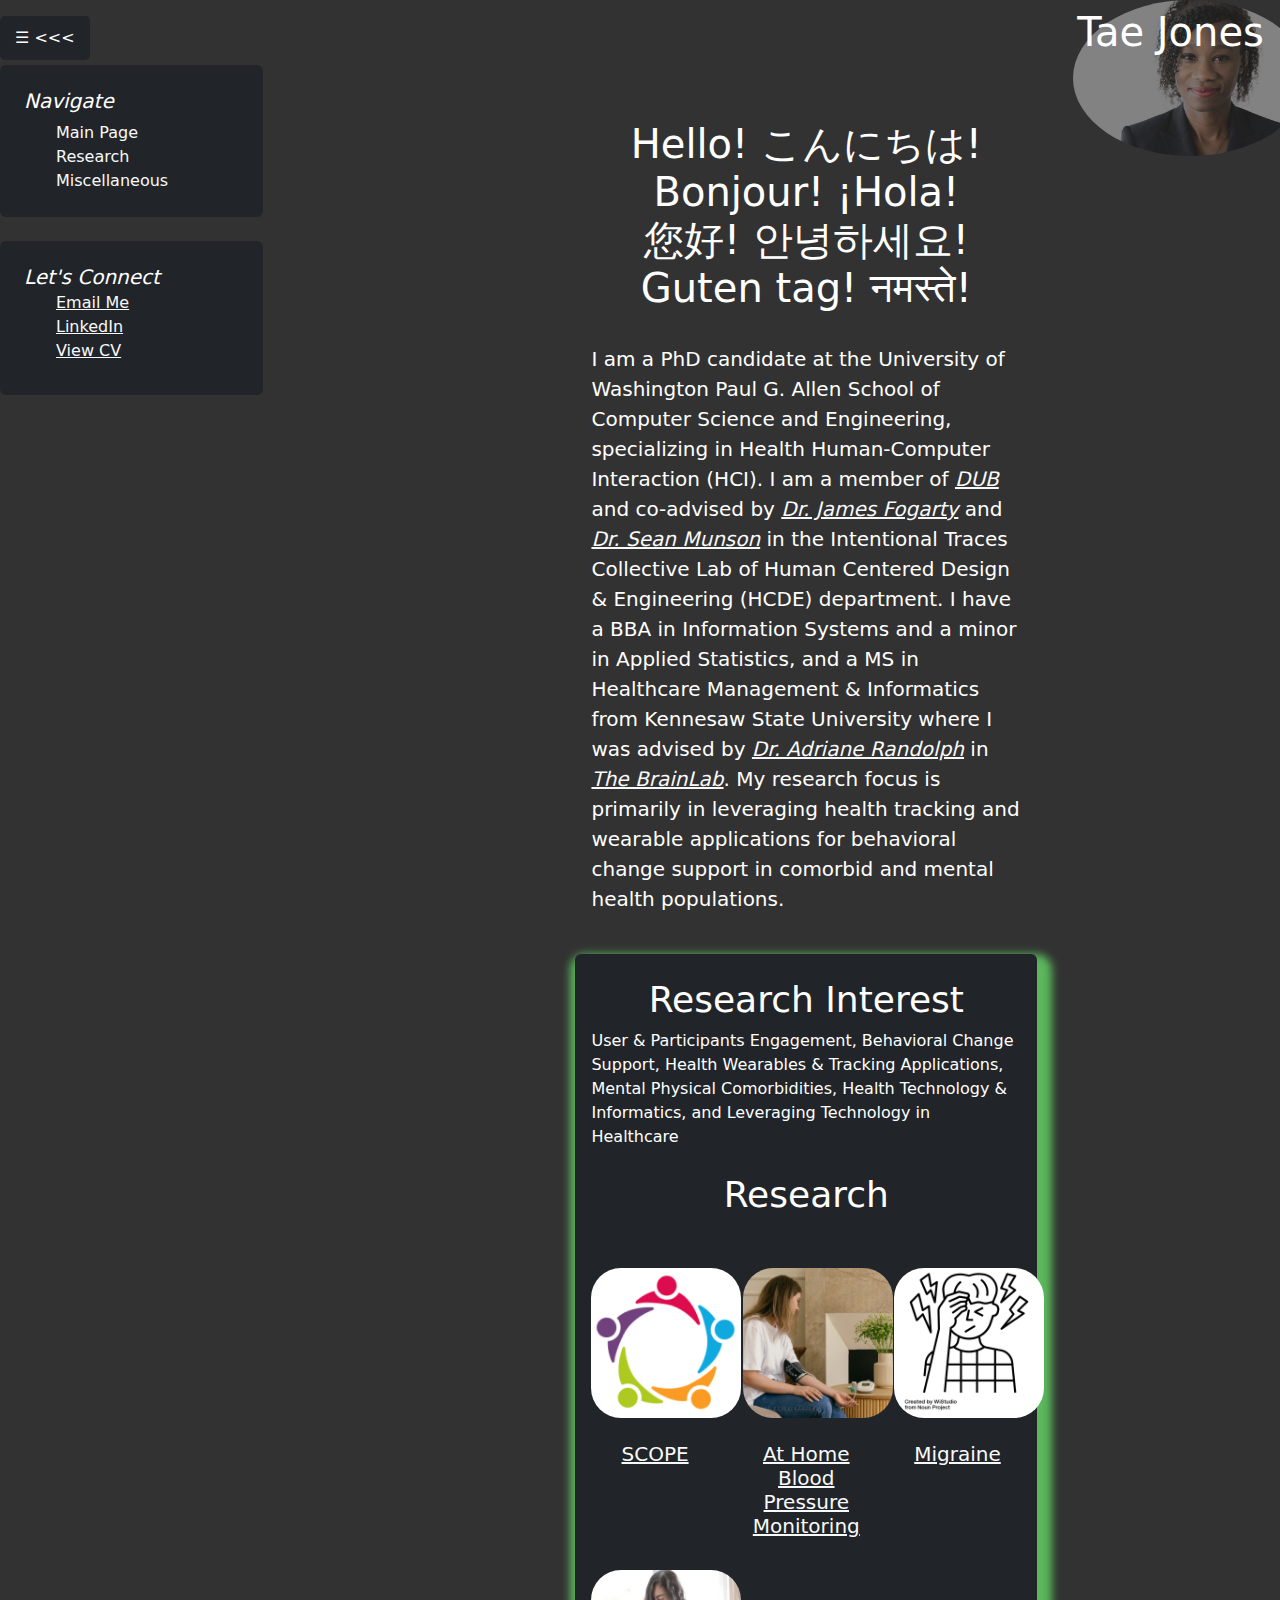
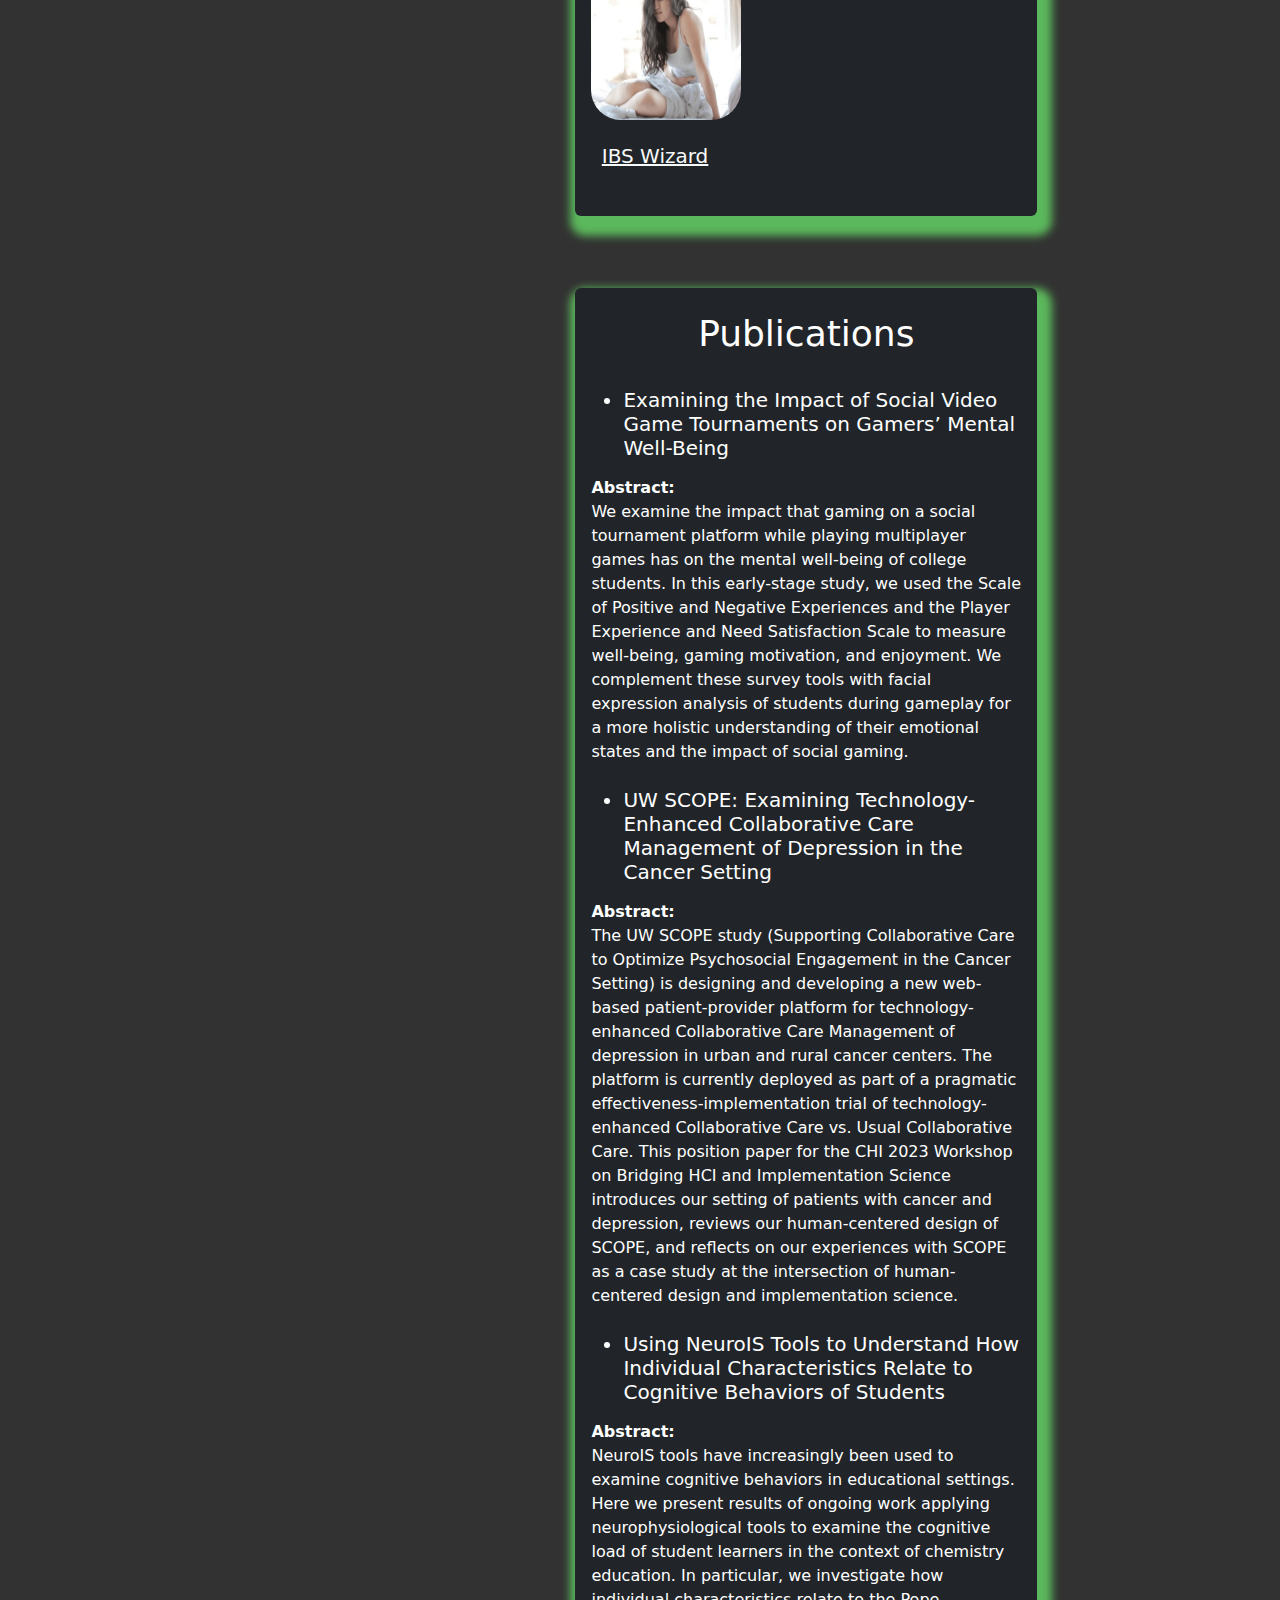
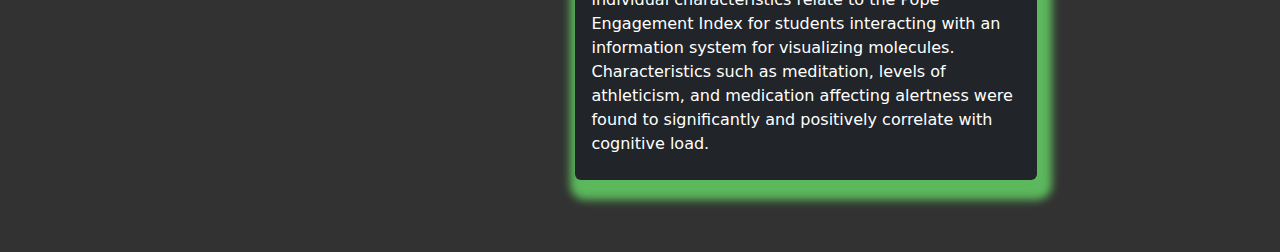
<file: index.html>
<!doctype html>
  <html lang="en" class="h-100">
    <meta name="viewport" content="width=device-width, initial-scale=1">
    <head>
      <meta charset="utf-8">
      <meta name="viewport" content="width=device-width, initial-scale=1">
      <meta name="description" content="">
      <meta name="author" content="Mark Otto, Jacob Thornton, and Bootstrap contributors">
      <meta name="generator" content="Hugo 0.83.1">
      <title>Tae Jones Research</title>

      <link rel="canonical" href="https://getbootstrap.com/docs/5.0/examples/cover/">

    
      <!-- Bootstrap core CSS -->
      <link href="../assets/dist/css/bootstrap.min.css" rel="stylesheet">

      <style>
        .bd-placeholder-img {
          font-size: 1.125rem;
          text-anchor: middle;
          -webkit-user-select: none;
          -moz-user-select: none;
          user-select: none;
        }
        ul.a {
          list-style-type: circle;
        }
        @media (min-width: 768px) {
          .bd-placeholder-img-lg {
            font-size: 3.5rem;
          }
        }

  ﻿ .sidebar {
  height: 100%;
  width: 0;
  position: fixed;
  z-index: 1;
  top: 0;
  left: 0;
  background-color: #0;
  overflow-x: hidden;
  transition: 0.5s;
  padding-top: 65px;
  display: none;
}

.sidebar a {
  padding: 8px 8px 8px 32px;
  text-decoration: none;
  font-size: 16px;
  color: #818181;
  display: block;
  transition: 0.3s;
}

.sidebar a:hover {
  color: #0B8043;
}

.sidebar .closebtn {
  position: absolute;
  top: 0;
  right: 25px;
  font-size: 36px;
  margin-left: 50px;
}

.openbtn {
  position: fixed;
  <!-- font-size: 20px; -->
  cursor: pointer;
  background-color: #212529;
  color: white;
  padding: 10px 15px;
  border: none;
  z-index: 1;
  <!-- right: 0; -->
  top: 0;
  border-radius: 5px;
}

.openbtn:hover {
  background-color: #0B8043;
}

#main {
  transition: margin-left 1.0s;
  padding: 16px;
}
	      
.no_scroll::-webkit-scrollbar {
  display: none;
}

.no_scroll {
  -ms-overflow-style: none;  /* IE and Edge */
  scrollbar-width: none;  /* Firefox */
}
/* On smaller screens, where height is less than 450px, change the style of the sidenav (less padding and a smaller font size) */
@media screen and (max-height: 450px) {
  .sidebar {padding-top: 15px;}
  .sidebar a {font-size: 18px;}
}
      </style>

      <!-- Java-->
      <script src="button.js"></script>
      <script src="menu.js"></script>
      
      <!-- Custom styles for this template -->
      <link href="cover.css" rel="stylesheet">
    </head>
    
    <body max-width="300px" class="d-flex h-100 text-white post">
	
﻿	﻿<div id="mySidebar" class="sidebar">
				
		<div class="container-fluid">
			<div class="row">
				<div class="col-md-4 p-4 w-75 bg-dark rounded">
					<h5 class="fst-italic">Navigate</h5>
					<a href="https://taetertot.github.io/index.html"class="link-light" style="display: inline; text-decoration:none">Main Page</a><br>
					<a href="https://taetertot.github.io/research.html"class="link-light" style="display: inline; text-decoration:none">Research</a><br>
					<a href="https://taetertot.github.io/miscellaneous.html"class="link-light" style="display: inline; text-decoration:none">Miscellaneous</a><br>
				</div> 
			</div>
			<br>
			<div class="row">
				<div class="col-md-4 p-4 w-75 bg-dark rounded">
					<h5 class="fst-italic" style="display: inline">Let's Connect</h5>
					<ol class="list-unstyled mb-0">
						<a href="mailto:taejones@cs.washington.edu" class="link-light" target="_blank" style="display: inline"><u>Email Me</u></a><br>
						<a href="http://www.linkedin.com/in/tae-jones" class="link-light" style="display: inline"><u>LinkedIn</u></a><br>
						<a href="Documents/Tae_Jones'_CV.pdf" class="link-light" style="display: inline"><u>View CV</u></a>
												
						<div style="line-height:50%;"><br></div> <!-- make a smaller gap between button and previous lines-->
					
						     <!-- Google Calendar Appointment Scheduling begin -->
						    <link href="https://calendar.google.com/calendar/scheduling-button-script.css" rel="stylesheet">
						    <script src="https://calendar.google.com/calendar/scheduling-button-script.js" async></script>
						    <script>
						    (function() {
						      var target = document.currentScript;
						      window.addEventListener('load', function() {
							calendar.schedulingButton.load({
							  url: 'https://calendar.google.com/calendar/appointments/schedules/AcZssZ0nxw-f8qrIcLH3oVHLmMwtr7Dsz7um2pP8TL8I36CczVeiz94qjv4DlhAzLdKer6T4VI3dxdRV?gv=true',
							  color: '#0B8043',
							  label: "Schedule to meet",
							  target,
							});
						      });
						    })();
						    </script>
						    <!-- end Google Calendar Appointment Scheduling -->
					</ol>
				</div> 
			</div>
		</div>
	</div>
		
	<div id="main">
	  <button class="openbtn" onclick="openCloseNav()" id="closeMenu" style="left:0">☰ &lt;&lt;&lt; </button>
	  <button class="openbtn" onclick="openCloseNav()" id="openMenu" style="left:0">☰ &gt;&gt;&gt; </button>
	</div>
	      
 <!-- class="container-fluid" -->
    <div max-width="300px">
      <div max-width="300px" class="row">
        
        <div class="col-xs- col-md-3">
          <div class="container-fluid">
            
            <div class="row-mb-6 empty">
              <div class="col-md-2">
            <!-- blank space -->
                &nbsp;
              </div>  
            </div>
     
          </div>  
        </div>
        
        <div class="col-xs-6 col-md-6"> <!-- Center -->
          <br>
          <br>
          <br>
          <br>
          <div class="row"> <!--- Intro -->
              <div class="col-md-">
                <main class="px-3 post rounded" >
                  <br>
                  <h1 class="text-center">Hello! こんにちは! Bonjour! ¡Hola! <br> 您好! 안녕하세요! Guten tag! नमस्ते!</h1>
                  <br>
                  <p class="lead"><b>
                   I am a PhD candidate at the University of Washington Paul G. Allen School of Computer Science and Engineering, specializing 
	           in Health Human-Computer Interaction (HCI). I am a member of <a href="https://dub.washington.edu/" class="link-light"> <i>DUB</i></a> and 
                    co-advised by <a href="https://homes.cs.washington.edu/~jfogarty/" class="link-light"><i>Dr. James Fogarty</i></a> and 
                    <a href="https://www.smunson.com" class="link-light"><i>Dr. Sean Munson</i></a> in the Intentional Traces Collective Lab of 
                    Human Centered Design & Engineering (HCDE) department. 
                    I have a BBA in Information Systems and a minor in Applied Statistics, and a MS in Healthcare Management & Informatics from
                    Kennesaw State University where I was advised by 
                    <a href="https://facultyweb.kennesaw.edu/arandol3/index.php" class="link-light"><i>Dr. Adriane Randolph</i></a> in 
                    <a href="https://www.kennesaw.edu/coles/academics/information-systems-security/labs/brainlab/" class="link-light"><i>The BrainLab</i></a>. 
                    My research focus is primarily in leveraging health tracking and wearable applications for behavioral change 
                    support in comorbid and mental health populations.
                  </b>  
                 <br>
               </main> 
              </div>
          </div>  
          <br>
          <div class="row">
            <div class="col-md-">
              <main class="rounded px-3 bg-dark box-shadow-green rounded">
                   <article class="blog-post">
	       	   <br>		   
			<h2 class="blog-post-title text-center">Research Interest </h2>
			User &amp; Participants Engagement, Behavioral Change Support, Health Wearables &amp; Tracking Applications,
			Mental Physical Comorbidities, Health Technology &amp; Informatics, and Leveraging Technology in Healthcare
		   <br>
		   <br>
                      <h2 class="blog-post-title text-center">Research</h2>
                       <p>
                        <br>
                        <div class="row text-center"> <!--,view zoom">-->
                          <div class="col-md-4 ">
                             <a href="research.html#SCOPE" class="link-light">
                               <img class="icon-img" src="/Images/SCOPE.jpg" alt="SCOPE">
                               <br>
                               <br>
                               <h5>SCOPE</h5>
                             </a>
                           </div>
                           <div class="col-md-4">
                              <a href="research.html#BP" class="link-light">
                               <img class="icon-img" src="/Images/BP.jpg" alt="BP">
                               <br>
                               <br>
                               <h5>At Home Blood Pressure Monitoring</h5>
                              </a>
                           </div>	
                           <div class="col-md-4">
                               <a href="research.html#Migraine" class="link-light">
                                 <img class="icon-img" src="/Images/Migraine.jpg" alt="Migraine">
                                 <br>
                                 <br>
                                 <center><h5>Migraine</h5></center>
                               </a>
                           </div>
			</div>
                     <br>
                     <div class="row text-center">
                       <div class="col-md-4">
                           <a href="research.html#IBS" class="link-light">
                             <img class="icon-img" src="/Images/IBS.jpg" alt="IBS">
                             <br>
                             <br>
                             <center><h5>IBS Wizard</h5></center>
                           </a>
                       </div>
                     </div>
                       </p>
                     <br>
			
                 </article>
               </main>
            </div>
          </div> 
          <br>
          <br>
          <br>
          <div class="row">
            <div class="col-md-">
              <main class="rounded px-3 bg-dark box-shadow-green rounded">
                   <article class="blog-post">
                     <br>
                      <h2 class="blog-post-title text-center "> Publications</h2>
                      <br>
                      <h5 class="blog-post-title text-start "><ul><li>Examining the Impact of Social Video Game Tournaments on Gamers’ Mental Well-Being</li></ul></h5>
                      <b>Abstract:</b>
                      <br>We examine the impact that gaming on a social tournament platform while playing multiplayer games has on the mental well-being of college 
                      students. In this early-stage study, we used the Scale of Positive and Negative Experiences and the Player Experience and Need Satisfaction 
                      Scale to measure well-being, gaming motivation, and enjoyment. We complement these survey tools with facial expression analysis of students 
                      during gameplay for a more holistic understanding of their emotional states and the impact of social gaming.
                      <br>
                      <br> 
                      <h5 class="blog-post-title text-start "><ul><li>UW SCOPE: Examining Technology-Enhanced Collaborative Care Management of Depression in the Cancer Setting</li></ul></h5>
                      <b>Abstract:</b>
                      <br>The UW SCOPE study (Supporting Collaborative Care to Optimize Psychosocial Engagement in the Cancer Setting) is designing and developing a 
                      new web-based patient-provider platform for technology-enhanced Collaborative Care Management of depression in urban and rural cancer centers. 
                      The platform is currently deployed as part of a pragmatic effectiveness-implementation trial of technology-enhanced Collaborative Care vs. 
                      Usual Collaborative Care. This position paper for the CHI 2023 Workshop on Bridging HCI and Implementation Science introduces our setting 
                      of patients with cancer and depression, reviews our human-centered design of SCOPE, and reflects on our experiences with SCOPE as a case 
                      study at the intersection of human-centered design and implementation science. 
                      <br>
                      <br><h5 class="blog-post-title text-start "><ul><li>Using NeuroIS Tools to Understand How Individual Characteristics Relate to Cognitive Behaviors of Students</li></ul></h5>
                      <b>Abstract:</b>
                      <br>NeuroIS tools have increasingly been used to examine cognitive behaviors in educational settings. Here we present results of ongoing 
                      work applying neurophysiological tools to examine the cognitive load of student learners in the context of chemistry education. In 
                      particular, we investigate how individual characteristics relate to the Pope Engagement Index for students interacting with an 
                      information system for visualizing molecules. Characteristics such as meditation, levels of athleticism, and medication affecting 
                      alertness were found to significantly and positively correlate with cognitive load.                  
                    <br>
                    <br>
                 </article>
               </main>
            </div>
          </div> 
          <br>
          <br>
          <br>
        </div>
        
        <div class="col-xs-3 col-md-3"> <!--Right side -->
         <div class="container-fluid">
          
           <div class="row">
            
            <div class="col-md- hold"> <!-- My photo -->
              <img src="/Images/tae_professional.jpg" alt="Me!" class="rounded-circle opacity-2 photo-img">
               <div class="top-right"><h1>Tae Jones</h1></div>
            </div>
            
          </div>
          <div class="row">
            
            <div class="col-md- w-2 h-2"> <!-- Auto up button -->
             <div class="arrow" id="btn-back-to-top" href="#" role="button" title="Return to top of page" data-toggle="tooltip" 
                     data-placement="left"><img class="img-responsive" src="/Images/up-arrow.png" alt="To Top"></div>

            </div>
          </div>  
         
           </div>
        </div>
        
      </div>
    </div> 
  
        <!-- Footer -->
        <footer class="mt-auto text-white-50">
          <div class="w-2 h-2">
             <!--IBS by LAFS from <a href="https://thenounproject.com/browse/icons/term/diarrhea/" target="_blank" title="diarrhea Icons">Noun Project</a> (CC BY 3.0)
            <br> Headache by WiStudio from <a href="https://thenounproject.com/browse/icons/term/headache/" target="_blank" title="Headache Icons">Noun Project</a> (CC BY 3.0)
            Blood Pressure by Amethyst Studio from <a href="https://thenounproject.com/browse/icons/term/blood-pressure/" target="_blank" title="Blood Pressure Icons">Noun Project</a> (CC BY 3.0)
          Cancer Mental Health by Vectorstall from <a href="https://thenounproject.com/browse/icons/term/cancer/" target="_blank" title="cancer Icons">Noun Project</a> (CC BY 3.0)
          --></div> 
        </footer>

    </body>
  </html>
</file>
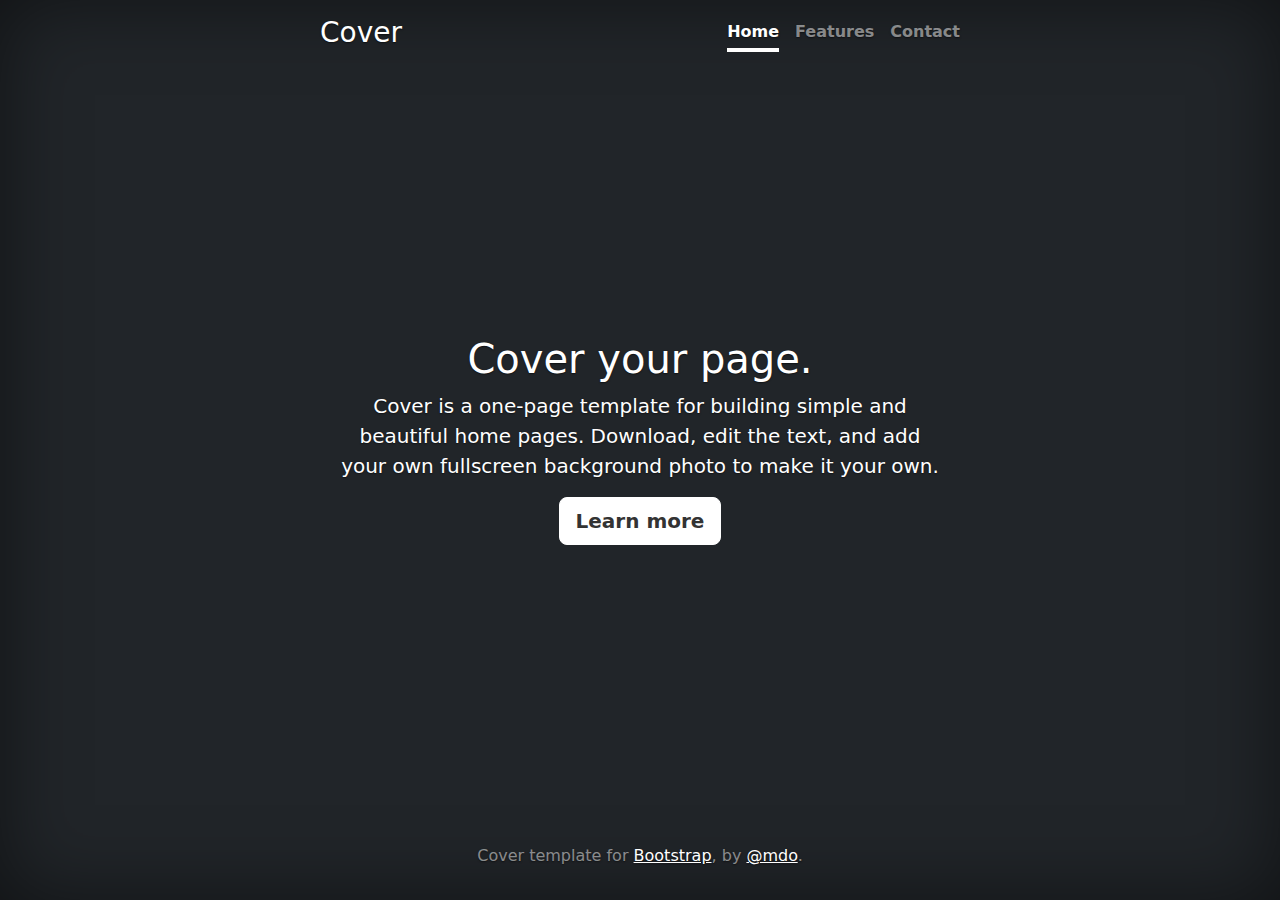
<file: cover/index.html>
<!doctype html>
<html lang="en" class="h-100">
  <head>
    <meta charset="utf-8">
    <meta name="viewport" content="width=device-width, initial-scale=1">
    <meta name="description" content="">
    <meta name="author" content="Mark Otto, Jacob Thornton, and Bootstrap contributors">
    <meta name="generator" content="Hugo 0.83.1">
    <title>Cover Template · Bootstrap v5.0</title>

    <link rel="canonical" href="https://getbootstrap.com/docs/5.0/examples/cover/">

    

    <!-- Bootstrap core CSS -->
<link href="../assets/dist/css/bootstrap.min.css" rel="stylesheet">

    <style>
      .bd-placeholder-img {
        font-size: 1.125rem;
        text-anchor: middle;
        -webkit-user-select: none;
        -moz-user-select: none;
        user-select: none;
      }

      @media (min-width: 768px) {
        .bd-placeholder-img-lg {
          font-size: 3.5rem;
        }
      }
    </style>

    
    <!-- Custom styles for this template -->
    <link href="cover.css" rel="stylesheet">
  </head>
  <body class="d-flex h-100 text-center text-white bg-dark">
    
<div class="cover-container d-flex w-100 h-100 p-3 mx-auto flex-column">
  <header class="mb-auto">
    <div>
      <h3 class="float-md-start mb-0">Cover</h3>
      <nav class="nav nav-masthead justify-content-center float-md-end">
        <a class="nav-link active" aria-current="page" href="#">Home</a>
        <a class="nav-link" href="#">Features</a>
        <a class="nav-link" href="#">Contact</a>
      </nav>
    </div>
  </header>

  <main class="px-3">
    <h1>Cover your page.</h1>
    <p class="lead">Cover is a one-page template for building simple and beautiful home pages. Download, edit the text, and add your own fullscreen background photo to make it your own.</p>
    <p class="lead">
      <a href="#" class="btn btn-lg btn-secondary fw-bold border-white bg-white">Learn more</a>
    </p>
  </main>

  <footer class="mt-auto text-white-50">
    <p>Cover template for <a href="https://getbootstrap.com/" class="text-white">Bootstrap</a>, by <a href="https://twitter.com/mdo" class="text-white">@mdo</a>.</p>
  </footer>
</div>


    
  </body>
</html>
</file>
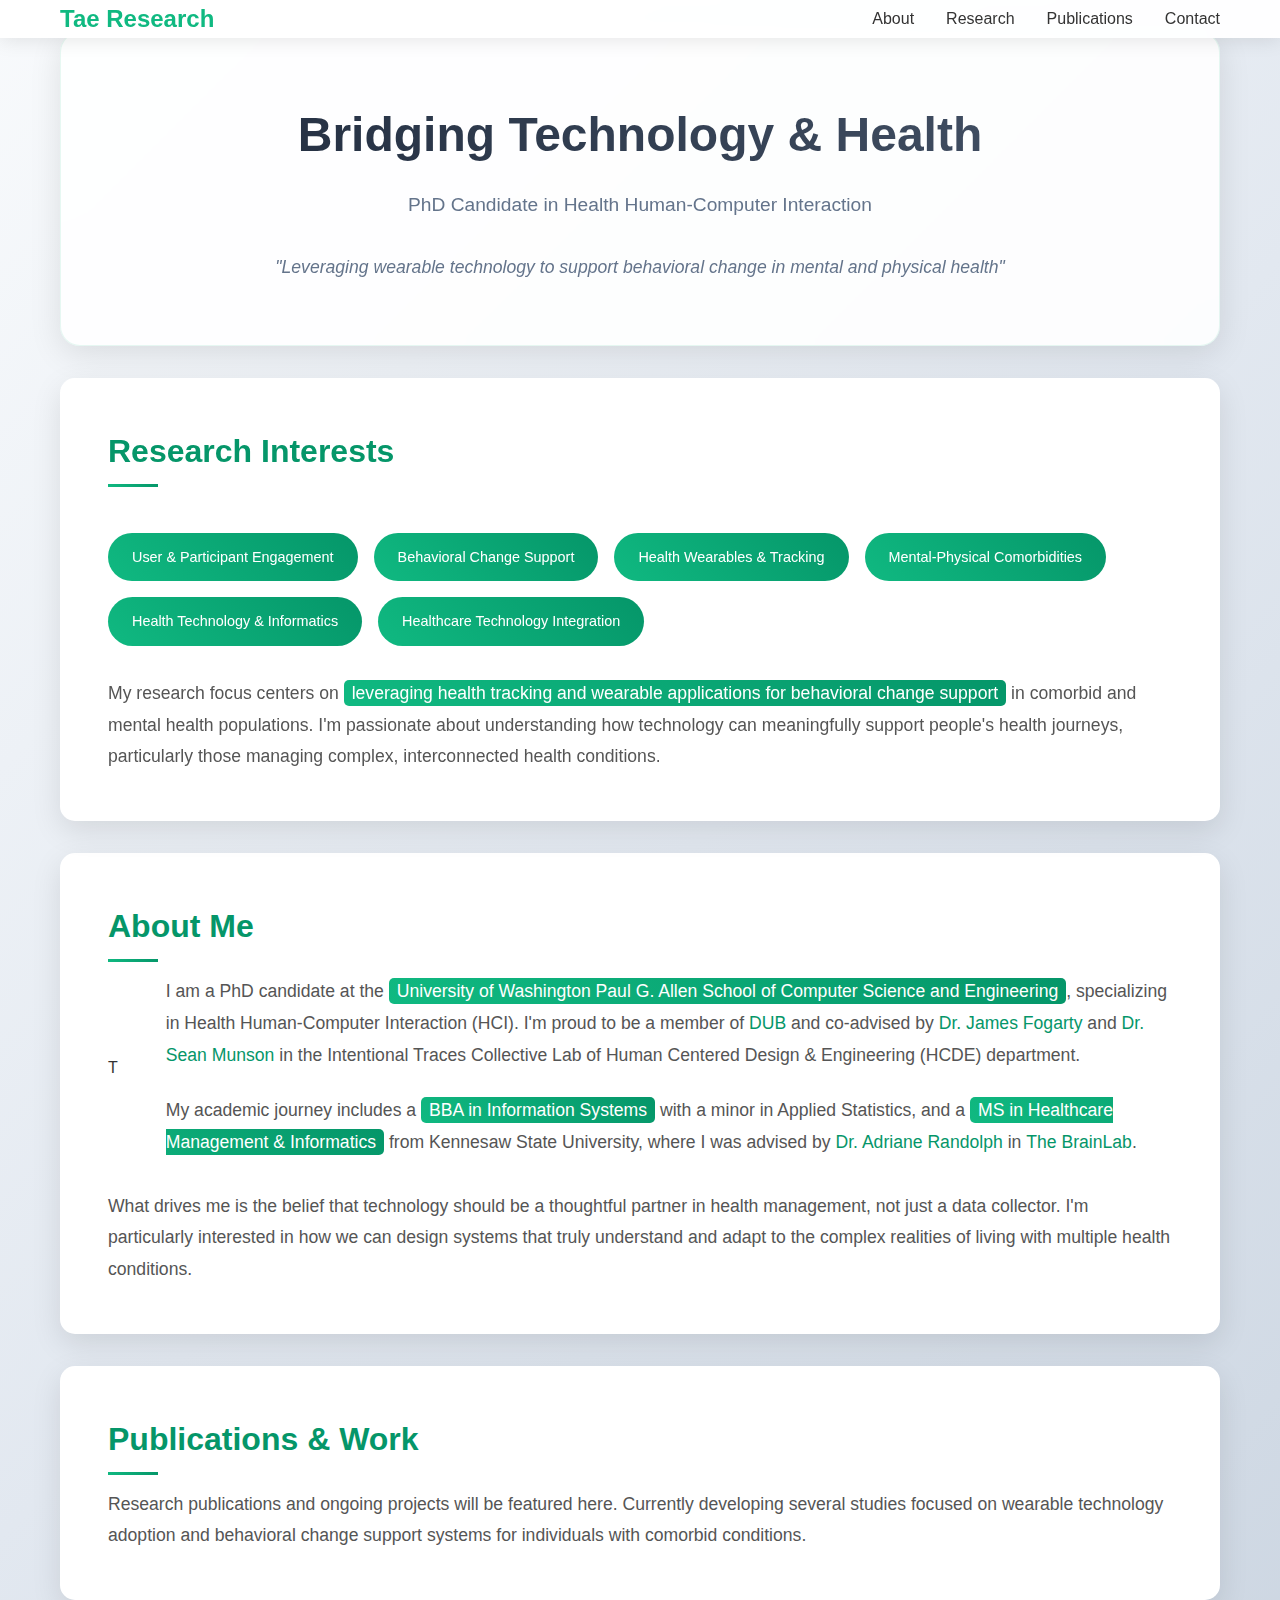
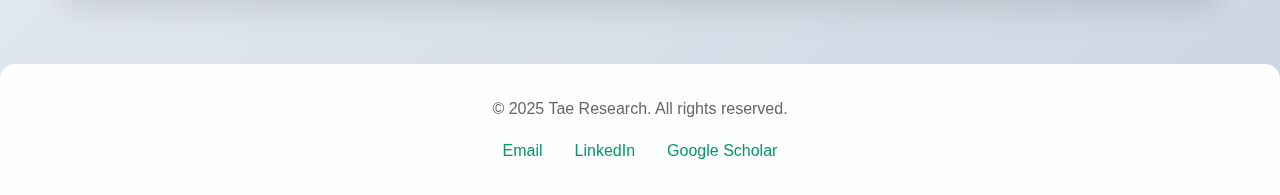
<file: homepage.html>
<!DOCTYPE html>
<html lang="en">
<head>
    <meta charset="UTF-8">
    <meta name="viewport" content="width=device-width, initial-scale=1.0">
    <title>Tae Research - Health HCI Researcher</title>
    <style>
        * {
            margin: 0;
            padding: 0;
            box-sizing: border-box;
        }

        body {
            font-family: 'Segoe UI', Tahoma, Geneva, Verdana, sans-serif;
            line-height: 1.6;
            color: #333;
            background: linear-gradient(135deg, #f8fafc 0%, #e2e8f0 50%, #cbd5e1 100%);
            min-height: 100vh;
        }

        .container {
            max-width: 1200px;
            margin: 0 auto;
            padding: 0 20px;
        }

        /* Header */
        header {
            background: rgba(255, 255, 255, 0.95);
            backdrop-filter: blur(10px);
            position: fixed;
            width: 100%;
            top: 0;
            z-index: 1000;
            box-shadow: 0 2px 20px rgba(0, 0, 0, 0.1);
            transition: all 0.3s ease;
        }

        nav {
            display: flex;
            justify-content: space-between;
            align-items: center;
            padding: 1rem 0;
        }

        .logo {
            font-size: 1.5rem;
            font-weight: bold;
            color: #10b981;
            text-decoration: none;
            transition: color 0.3s ease;
        }

        .logo:hover {
            color: #059669;
        }

        .nav-links {
            display: flex;
            list-style: none;
            gap: 2rem;
        }

        .nav-links a {
            text-decoration: none;
            color: #333;
            font-weight: 500;
            transition: color 0.3s ease;
            position: relative;
        }

        .nav-links a:hover {
            color: #10b981;
        }

        .nav-links a::after {
            content: '';
            position: absolute;
            width: 0;
            height: 2px;
            bottom: -5px;
            left: 0;
            background: #10b981;
            transition: width 0.3s ease;
        }

        .nav-links a:hover::after {
            width: 100%;
        }

        /* Main Content */
        main {
            margin-top: 80px;
        }

        /* Hero Section */
        .hero {
            background: rgba(255, 255, 255, 0.9);
            backdrop-filter: blur(10px);
            border-radius: 20px;
            margin: 2rem 0;
            padding: 4rem 2rem;
            text-align: center;
            color: #1e293b;
            box-shadow: 0 8px 32px rgba(0, 0, 0, 0.1);
            border: 1px solid rgba(16, 185, 129, 0.1);
        }

        .hero h1 {
            font-size: 3rem;
            margin-bottom: 1rem;
            font-weight: 700;
            background: linear-gradient(45deg, #1e293b, #475569);
            -webkit-background-clip: text;
            -webkit-text-fill-color: transparent;
            background-clip: text;
        }

        .hero .subtitle {
            font-size: 1.2rem;
            margin-bottom: 2rem;
            color: #64748b;
        }

        .hero .tagline {
            font-size: 1.1rem;
            font-style: italic;
            color: #64748b;
        }

        /* Content Sections */
        .content-section {
            background: white;
            border-radius: 15px;
            margin: 2rem 0;
            padding: 3rem;
            box-shadow: 0 10px 30px rgba(0, 0, 0, 0.1);
            transition: transform 0.3s ease, box-shadow 0.3s ease;
        }

        .content-section:hover {
            transform: translateY(-5px);
            box-shadow: 0 15px 40px rgba(0, 0, 0, 0.15);
        }

        .section-title {
            font-size: 2rem;
            color: #059669;
            margin-bottom: 1.5rem;
            position: relative;
            display: inline-block;
        }

        .section-title::after {
            content: '';
            position: absolute;
            width: 50px;
            height: 3px;
            background: linear-gradient(45deg, #10b981, #059669);
            bottom: -10px;
            left: 0;
        }

        /* Research Interest Cards */
        .research-tags {
            display: flex;
            flex-wrap: wrap;
            gap: 1rem;
            margin: 2rem 0;
        }

        .research-tag {
            background: linear-gradient(45deg, #10b981, #059669);
            color: white;
            padding: 0.8rem 1.5rem;
            border-radius: 25px;
            font-size: 0.9rem;
            font-weight: 500;
            transition: transform 0.3s ease, box-shadow 0.3s ease;
        }

        .research-tag:hover {
            transform: translateY(-2px);
            box-shadow: 0 5px 15px rgba(16, 185, 129, 0.4);
        }

        /* Bio Section */
        .bio-content {
            font-size: 1.1rem;
            line-height: 1.8;
            color: #555;
        }

        .bio-content a {
            color: #059669;
            text-decoration: none;
            font-weight: 500;
            transition: color 0.3s ease;
        }

        .bio-content a:hover {
            color: #047857;
            text-decoration: underline;
        }

        /* Profile Image */
        .profile-section {
            display: flex;
            align-items: center;
            gap: 3rem;
            margin-bottom: 2rem;
        }

        .profile-image {
            width: 200px;
            height: 200px;
            border-radius: 50%;
            object-fit: cover;
            border: 3px solid rgba(16, 185, 129, 0.2);
            box-shadow: 0 10px 30px rgba(0, 0, 0, 0.1);
            transition: transform 0.3s ease, box-shadow 0.3s ease;
        }

        .profile-image:hover {
            transform: scale(1.05);
            box-shadow: 0 15px 40px rgba(16, 185, 129, 0.2);
        }

        @media (max-width: 768px) {
            .profile-section {
                flex-direction: column;
                text-align: center;
                gap: 2rem;
            }
        }

        /* Highlights */
        .highlight {
            background: linear-gradient(45deg, #10b981, #059669);
            color: white;
            padding: 0.2rem 0.5rem;
            border-radius: 5px;
            font-weight: 500;
        }

        /* Footer */
        footer {
            background: rgba(255, 255, 255, 0.95);
            backdrop-filter: blur(10px);
            margin-top: 4rem;
            padding: 2rem 0;
            text-align: center;
            border-radius: 15px 15px 0 0;
        }

        .footer-content {
            color: #666;
        }

        .social-links {
            display: flex;
            justify-content: center;
            gap: 2rem;
            margin-top: 1rem;
        }

        .social-links a {
            color: #059669;
            text-decoration: none;
            font-weight: 500;
            transition: color 0.3s ease;
        }

        .social-links a:hover {
            color: #047857;
        }

        /* Responsive Design */
        @media (max-width: 768px) {
            .nav-links {
                display: none;
            }

            .hero h1 {
                font-size: 2rem;
            }

            .hero .subtitle {
                font-size: 1rem;
            }

            .content-section {
                padding: 2rem;
            }

            .research-tags {
                justify-content: center;
            }
        }

        /* Animations */
        @keyframes fadeInUp {
            from {
                opacity: 0;
                transform: translateY(30px);
            }
            to {
                opacity: 1;
                transform: translateY(0);
            }
        }

        .content-section {
            animation: fadeInUp 0.6s ease;
        }

        .hero {
            animation: fadeInUp 0.8s ease;
        }
    </style>
</head>
<body>
    <header>
        <nav class="container">
            <a href="#" class="logo">Tae Research</a>
            <ul class="nav-links">
                <li><a href="#about">About</a></li>
                <li><a href="#research">Research</a></li>
                <li><a href="#publications">Publications</a></li>
                <li><a href="#contact">Contact</a></li>
            </ul>
        </nav>
    </header>

    <main class="container">
        <section class="hero">
            <h1>Bridging Technology & Health</h1>
            <p class="subtitle">PhD Candidate in Health Human-Computer Interaction</p>
            <p class="tagline">"Leveraging wearable technology to support behavioral change in mental and physical health"</p>
        </section>

        <section id="research" class="content-section">
            <h2 class="section-title">Research Interests</h2>
            <div class="research-tags">
                <span class="research-tag">User & Participant Engagement</span>
                <span class="research-tag">Behavioral Change Support</span>
                <span class="research-tag">Health Wearables & Tracking</span>
                <span class="research-tag">Mental-Physical Comorbidities</span>
                <span class="research-tag">Health Technology & Informatics</span>
                <span class="research-tag">Healthcare Technology Integration</span>
            </div>
            <p class="bio-content">
                My research focus centers on <span class="highlight">leveraging health tracking and wearable applications for behavioral change support</span> in comorbid and mental health populations. I'm passionate about understanding how technology can meaningfully support people's health journeys, particularly those managing complex, interconnected health conditions.
            </p>
        </section>

        <section id="about" class="content-section">
            <h2 class="section-title">About Me</h2>
            <div class="profile-section">
                <div id="profile-image-container"></div>
                <div class="bio-content">
                    <p>
                        I am a PhD candidate at the <span class="highlight">University of Washington Paul G. Allen School of Computer Science and Engineering</span>, specializing in Health Human-Computer Interaction (HCI). I'm proud to be a member of <a href="https://dub.washington.edu/" target="_blank">DUB</a> and co-advised by <a href="https://homes.cs.washington.edu/~jfogarty/" target="_blank">Dr. James Fogarty</a> and <a href="https://www.smunson.com" target="_blank">Dr. Sean Munson</a> in the Intentional Traces Collective Lab of Human Centered Design & Engineering (HCDE) department.
                    </p>
                    <p style="margin-top: 1.5rem;">
                        My academic journey includes a <span class="highlight">BBA in Information Systems</span> with a minor in Applied Statistics, and a <span class="highlight">MS in Healthcare Management & Informatics</span> from Kennesaw State University, where I was advised by <a href="https://facultyweb.kennesaw.edu/arandol3/index.php" target="_blank">Dr. Adriane Randolph</a> in <a href="https://www.kennesaw.edu/coles/academics/information-systems-security/labs/brainlab/" target="_blank">The BrainLab</a>.
                    </p>
                </div>
            </div>
            <div class="bio-content">
                <p>
                    What drives me is the belief that technology should be a thoughtful partner in health management, not just a data collector. I'm particularly interested in how we can design systems that truly understand and adapt to the complex realities of living with multiple health conditions.
                </p>
            </div>
        </section>

        <section id="publications" class="content-section">
            <h2 class="section-title">Publications & Work</h2>
            <div class="bio-content">
                <p>
                    Research publications and ongoing projects will be featured here. Currently developing several studies focused on wearable technology adoption and behavioral change support systems for individuals with comorbid conditions.
                </p>
            </div>
        </section>
    </main>

    <footer>
        <div class="container">
            <div class="footer-content">
                <p>&copy; 2025 Tae Research. All rights reserved.</p>
                <div class="social-links">
                    <a href="#" target="_blank">Email</a>
                    <a href="#" target="_blank">LinkedIn</a>
                    <a href="#" target="_blank">Google Scholar</a>
                </div>
            </div>
        </div>
    </footer>

    <script>
        // Smooth scrolling for navigation links
        document.querySelectorAll('a[href^="#"]').forEach(anchor => {
            anchor.addEventListener('click', function (e) {
                e.preventDefault();
                const target = document.querySelector(this.getAttribute('href'));
                if (target) {
                    target.scrollIntoView({
                        behavior: 'smooth',
                        block: 'start'
                    });
                }
            });
        });

        // Header background change on scroll
        window.addEventListener('scroll', function() {
            const header = document.querySelector('header');
            if (window.scrollY > 100) {
                header.style.background = 'rgba(255, 255, 255, 0.98)';
            } else {
                header.style.background = 'rgba(255, 255, 255, 0.95)';
            }
        });

        // Add entrance animations
        const observerOptions = {
            threshold: 0.1,
            rootMargin: '0px 0px -50px 0px'
        };

        const observer = new IntersectionObserver((entries) => {
            entries.forEach(entry => {
                if (entry.isIntersecting) {
                    entry.target.style.opacity = '1';
                    entry.target.style.transform = 'translateY(0)';
                }
            });
        }, observerOptions);

        // Observe content sections
        document.querySelectorAll('.content-section').forEach(section => {
            observer.observe(section);
        });

        // Load profile image
        async function loadProfileImage() {
            try {
                const imageData = await window.fs.readFile('image.jpg');
                const blob = new Blob([imageData], { type: 'image/jpeg' });
                const imageUrl = URL.createObjectURL(blob);
                
                const img = document.createElement('img');
                img.src = imageUrl;
                img.alt = 'Tae Research Profile';
                img.className = 'profile-image';
                
                const container = document.getElementById('profile-image-container');
                container.appendChild(img);
            } catch (error) {
                console.log('Could not load profile image:', error);
                // Fallback to placeholder
                const container = document.getElementById('profile-image-container');
                container.innerHTML = '<div class="profile-placeholder">T</div>';
            }
        }

        // Load image when page loads
        window.addEventListener('load', loadProfileImage);
    </script>
</body>
</html>
</file>
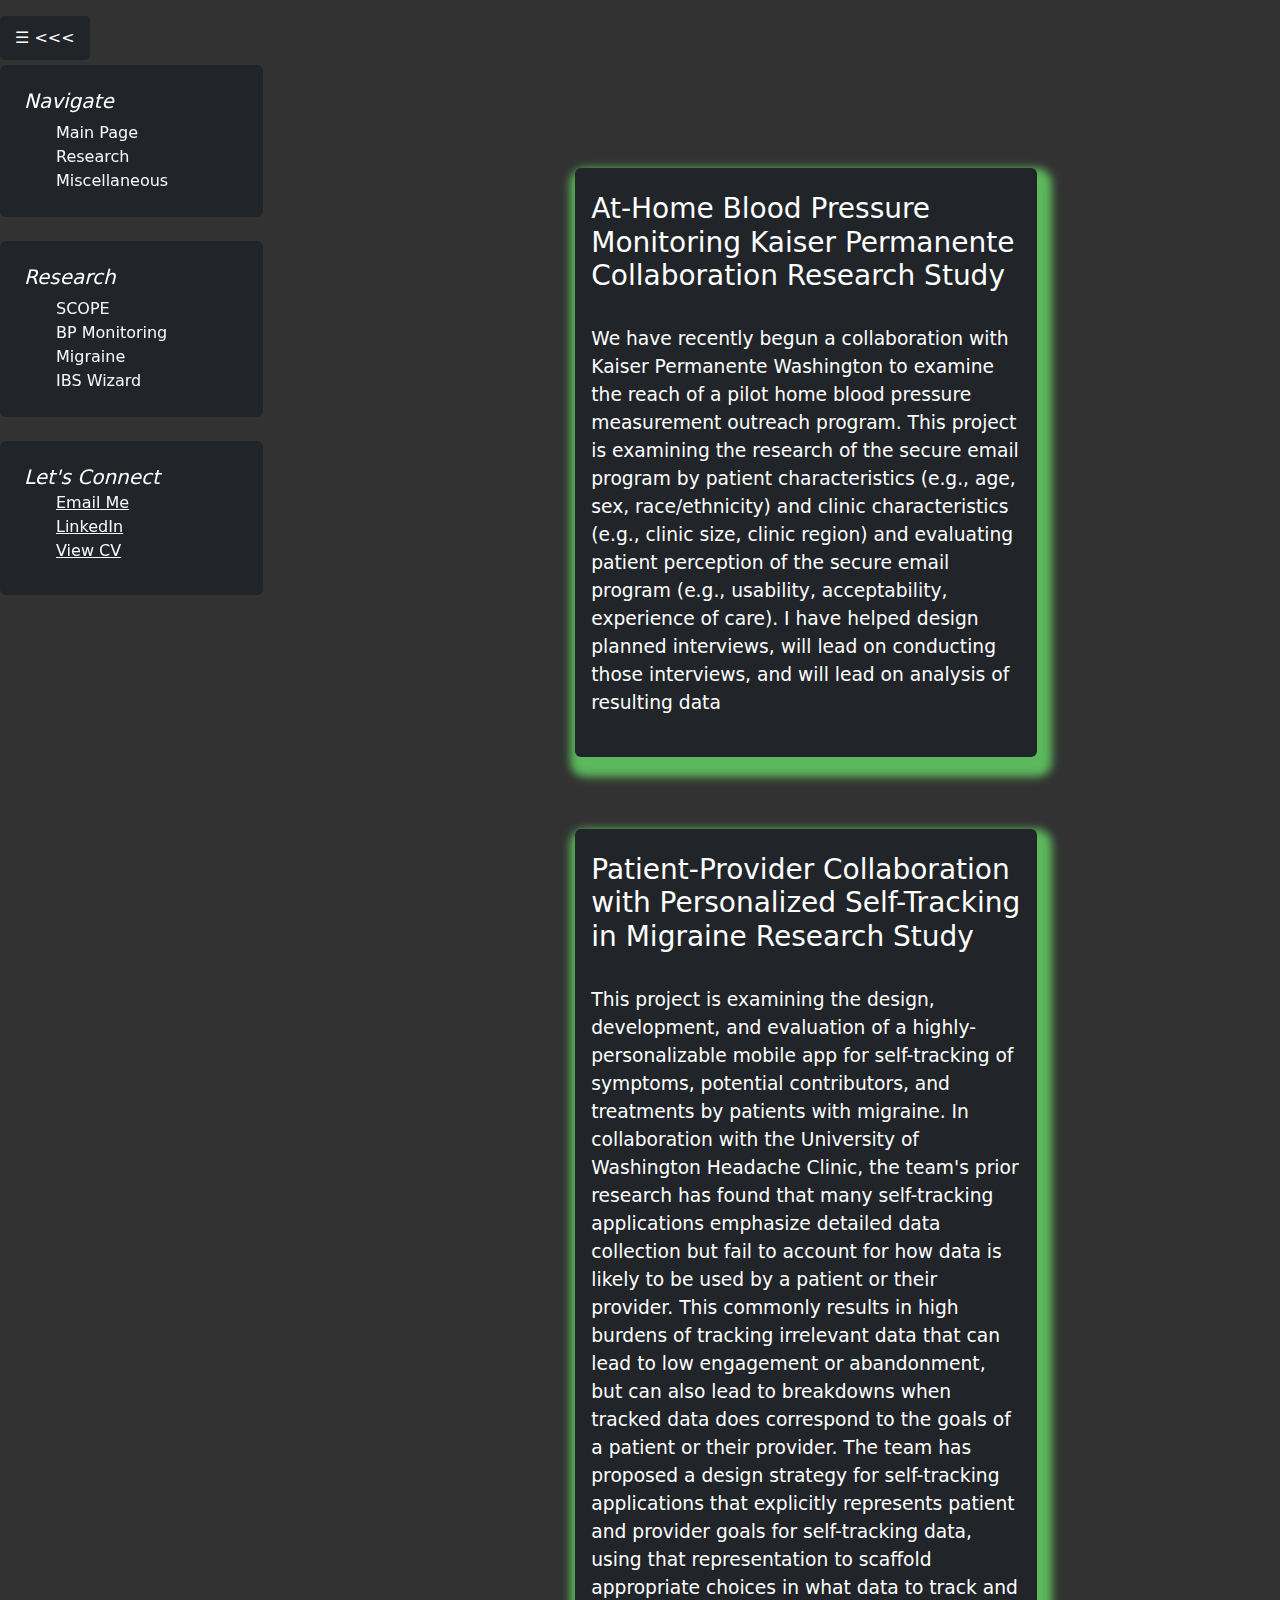
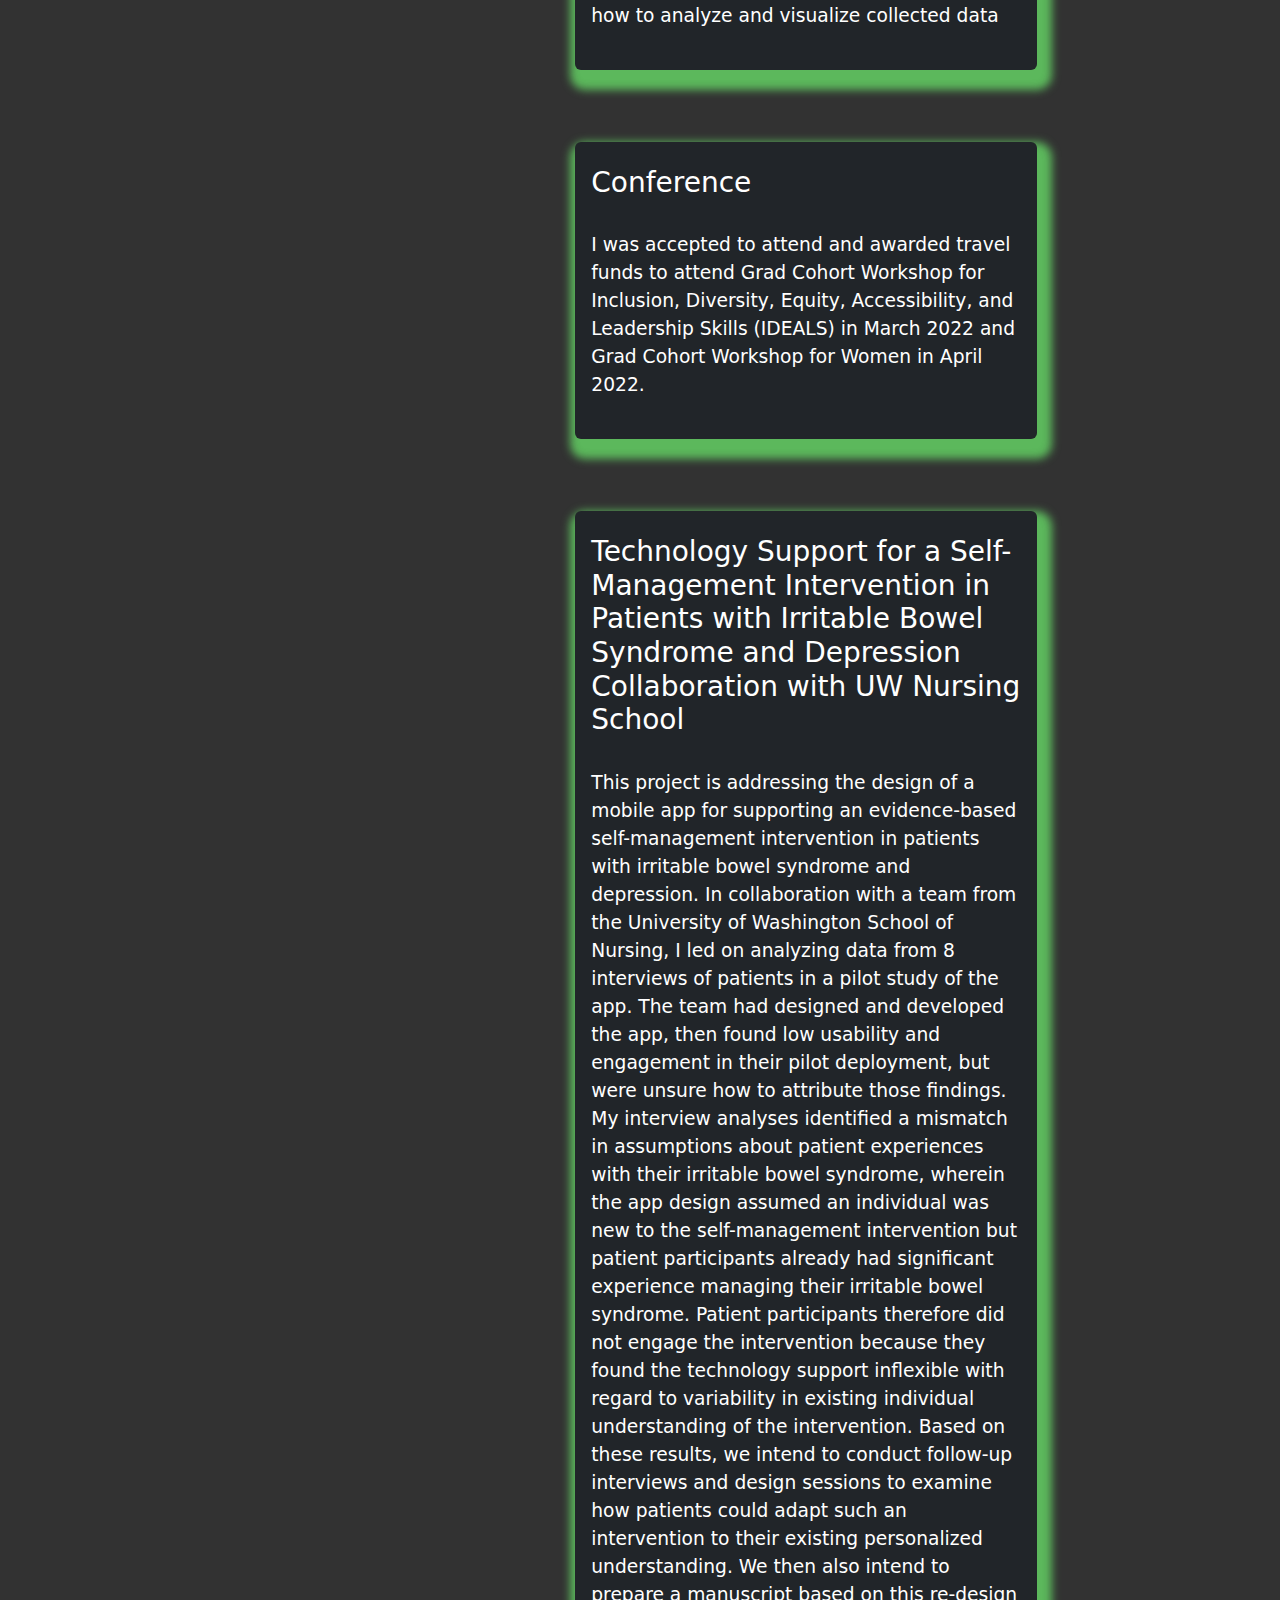
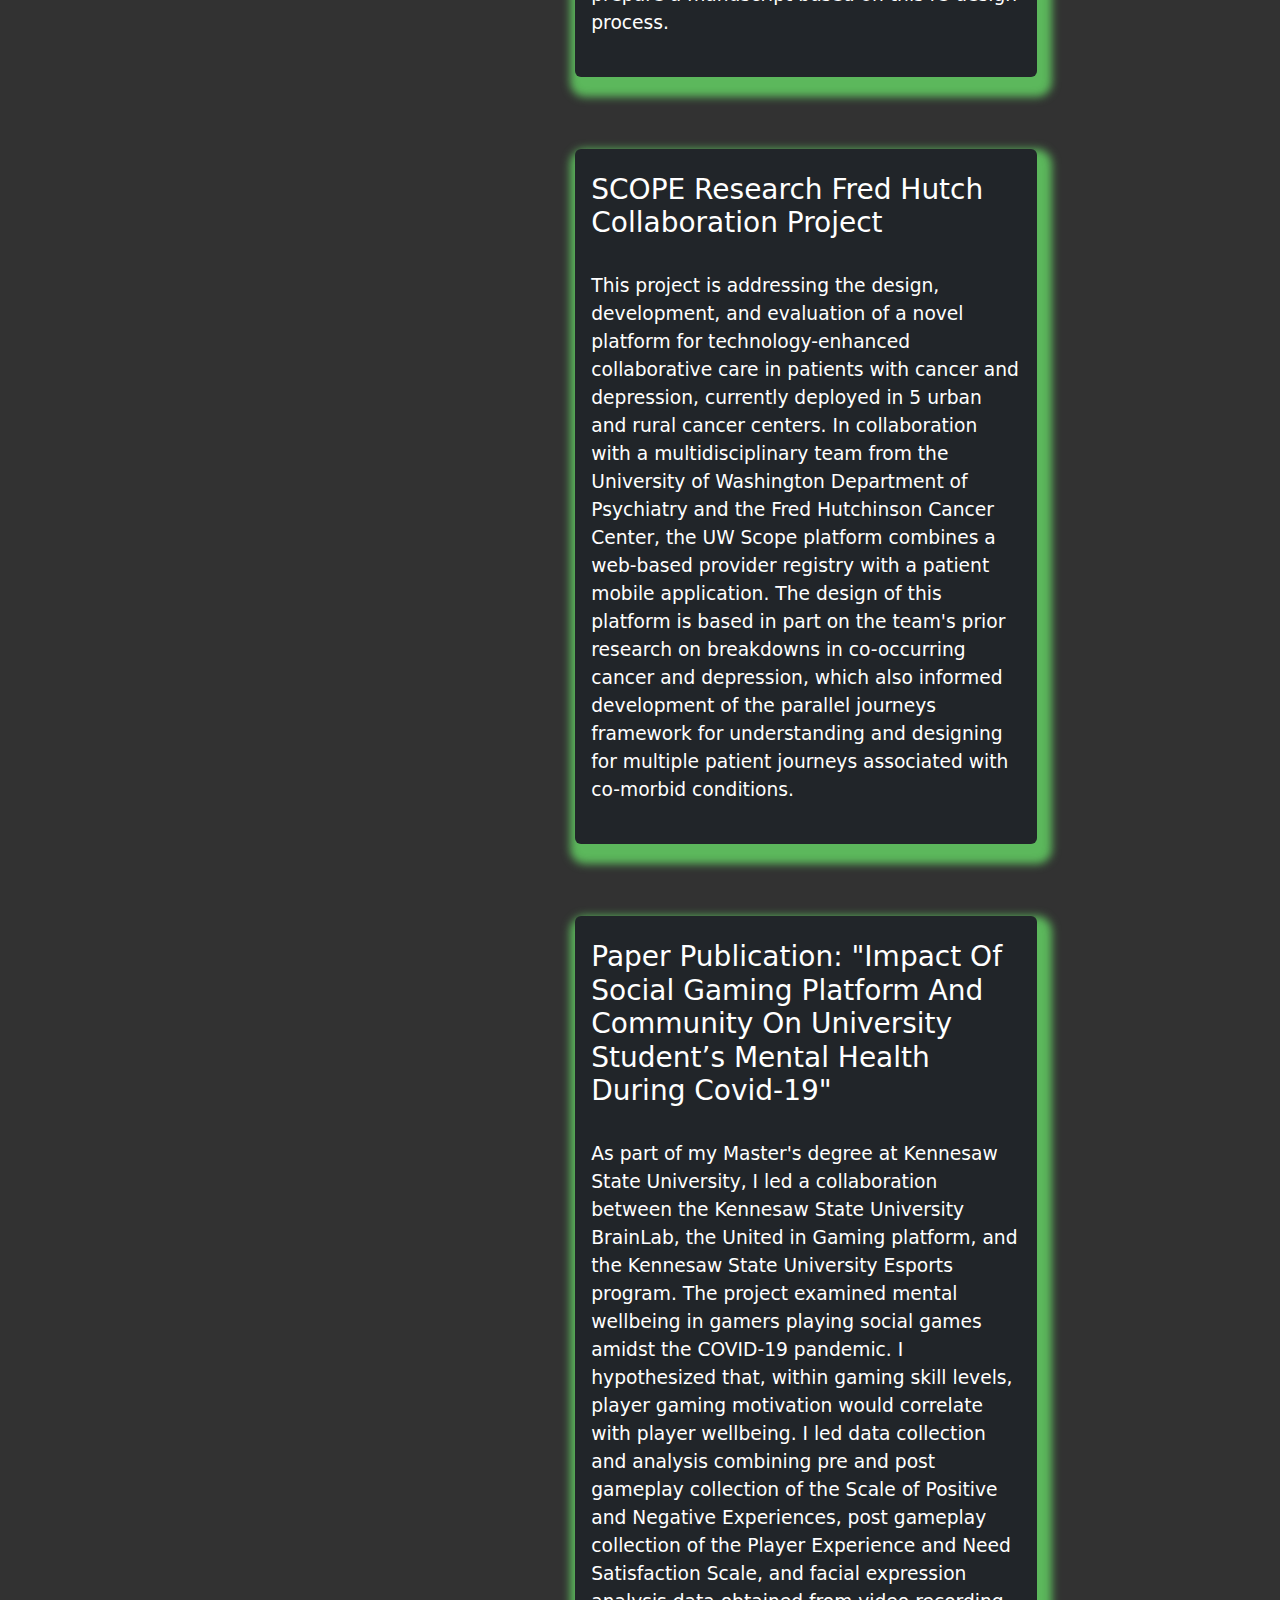
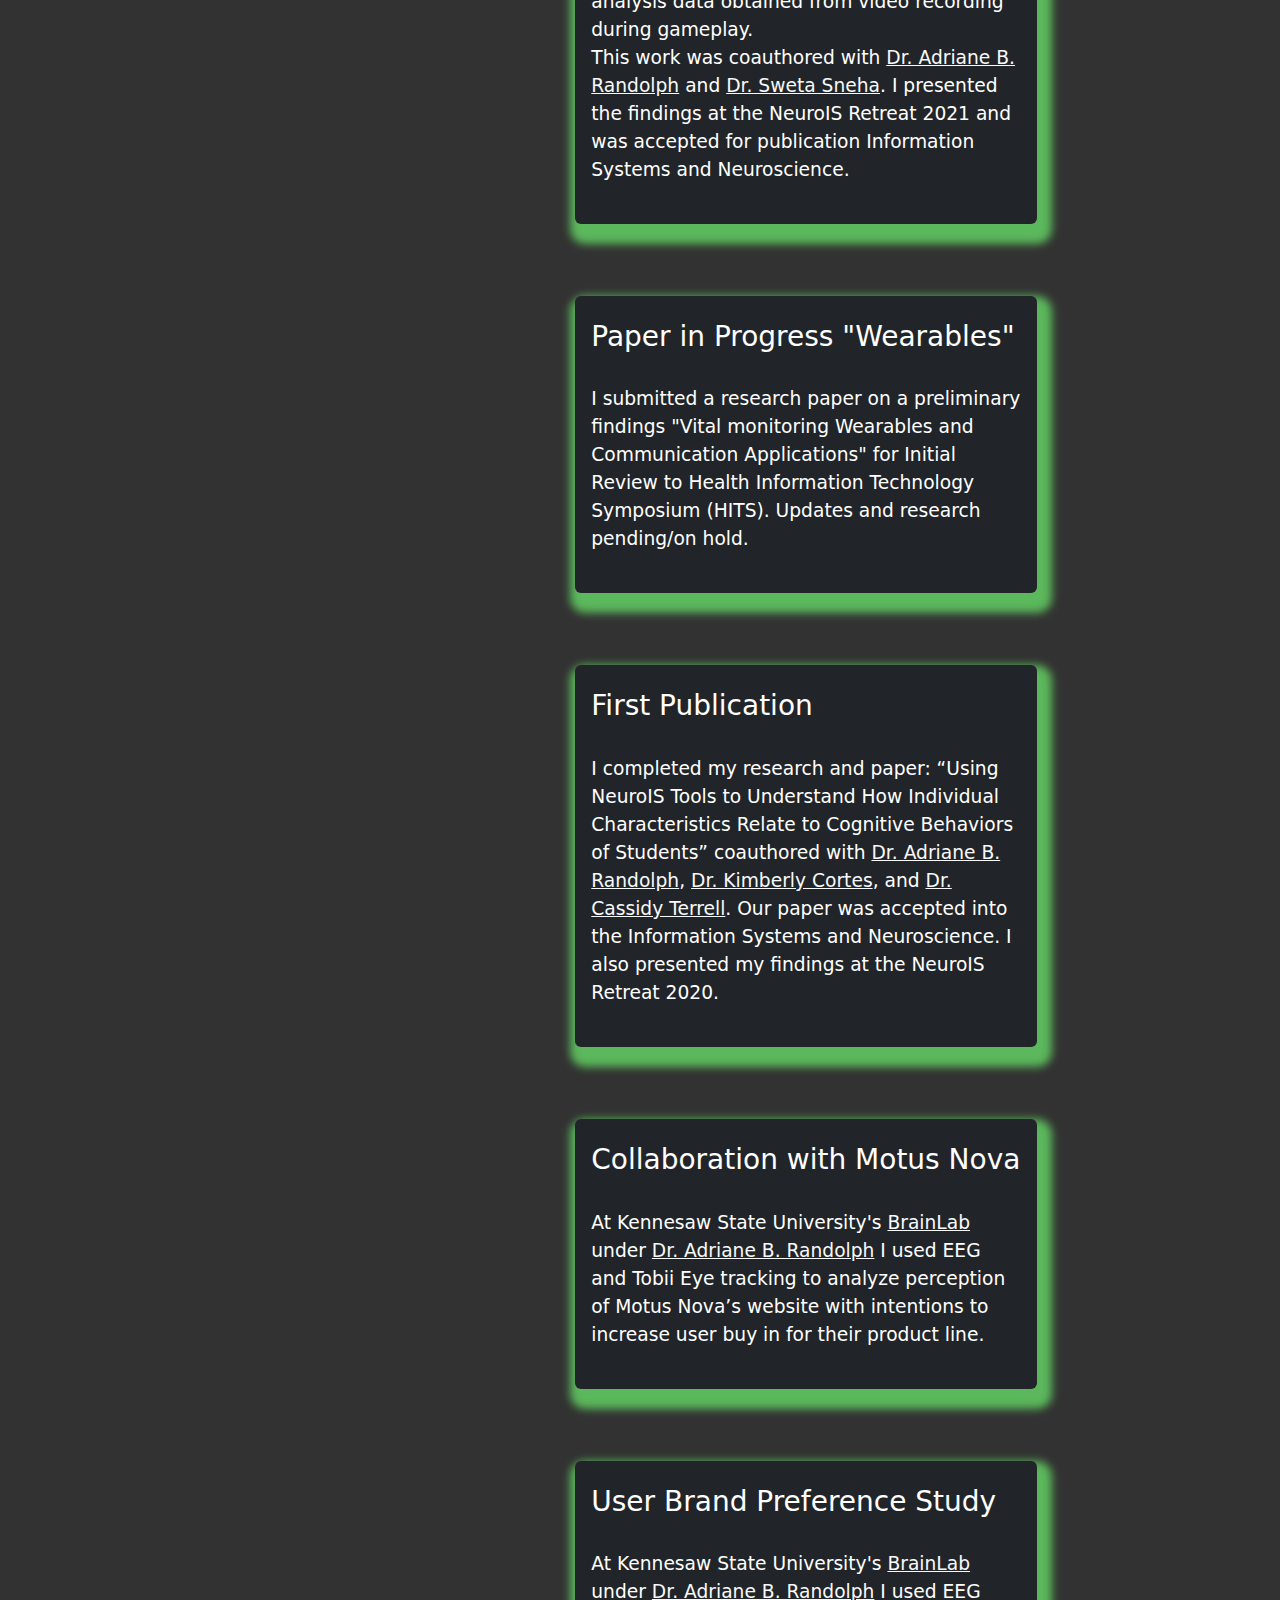
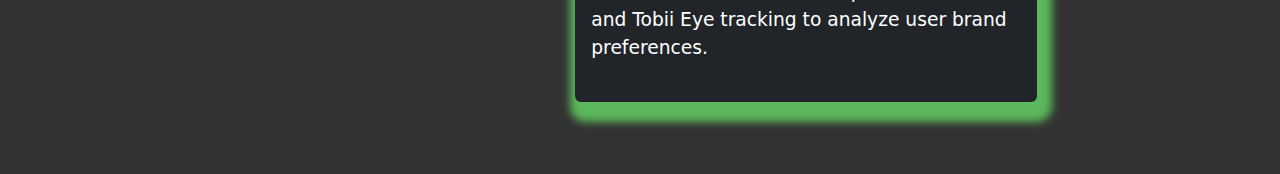
<file: research.html>
<!doctype html>
  <html lang="en" class="h-100">
    <head>
      <meta charset="utf-8">
      <meta name="viewport" content="width=device-width, initial-scale=1">
      <meta name="description" content="">
      <meta name="author" content="Mark Otto, Jacob Thornton, and Bootstrap contributors">
      <meta name="generator" content="Hugo 0.83.1">
      <title>Tae Jones Research</title>

      <link rel="canonical" href="https://getbootstrap.com/docs/5.0/examples/cover/">

    
      <!-- Bootstrap core CSS -->
      <link href="../assets/dist/css/bootstrap.min.css" rel="stylesheet">

      <style>
        .bd-placeholder-img {
          font-size: 1.125rem;
          text-anchor: middle;
          -webkit-user-select: none;
          -moz-user-select: none;
          user-select: none;
        }
        ul.a {
          list-style-type: circle;
        }
        @media (min-width: 768px) {
          .bd-placeholder-img-lg {
            font-size: 3.5rem;
          }
        }


 .sidebar {
  height: 100%;
  width: 0;
  position: fixed;
  z-index: 1;
  top: 0;
  left: 0;
  background-color: #0;
  overflow-x: hidden;
  transition: 0.5s;
  padding-top: 65px;
  display: none;
}

.sidebar a {
  padding: 8px 8px 8px 32px;
  text-decoration: none;
  font-size: 16px;
  color: #818181;
  display: block;
  transition: 0.3s;
}

.sidebar a:hover {
  color: #0B8043;
}

.sidebar .closebtn {
  position: absolute;
  top: 0;
  right: 25px;
  font-size: 36px;
  margin-left: 50px;
}

.openbtn {
  position: fixed;
  <!-- font-size: 20px; -->
  cursor: pointer;
  background-color: #212529;
  color: white;
  padding: 10px 15px;
  border: none;
  z-index: 1;
  <!-- right: 0; -->
  top: 0;
  border-radius: 5px;
}

.openbtn:hover {
  background-color: #0B8043;
}

#main {
  transition: margin-left 1.0s;
  padding: 16px;
}

.no_scroll::-webkit-scrollbar {
  display: none;
}

.no_scroll {
  -ms-overflow-style: none;  /* IE and Edge */
  scrollbar-width: none;  /* Firefox */
}
	      
/* On smaller screens, where height is less than 450px, change the style of the sidenav (less padding and a smaller font size) */
@media screen and (max-height: 450px) {
  .sidebar {padding-top: 15px;}
  .sidebar a {font-size: 18px;}
}

      </style>

      <!-- Java-->
      <script src="button.js"></script>
      <script src="menu.js"></script>
      <!-- Custom styles for this template -->
      <link href="cover.css" rel="stylesheet">
    </head>
    
    <body max-width="300px" class="d-flex h-100 text-white post">
  
﻿	﻿<div id="mySidebar" class="sidebar">
		
		<div class="container-fluid">
			<div class="row">
				<div class="col-md-4 p-4 w-75 bg-dark rounded">
					<h5 class="fst-italic">Navigate</h5>
					<a href="https://taetertot.github.io/index.html"class="link-light" style="display: inline; text-decoration:none">Main Page</a><br>
					<a href="https://taetertot.github.io/research.html"class="link-light" style="display: inline; text-decoration:none">Research</a><br>
					<a href="https://taetertot.github.io/miscellaneous.html"class="link-light" style="display: inline; text-decoration:none">Miscellaneous</a><br>
				</div>  
			</div>
			<br>
			<div class="row">
				<div class="col-md-4 p-4 w-75 bg-dark rounded">
				  	<h5 class="fst-italic">Research </h5>
					<a href="research.html#SCOPE" class="link-light" style="display: inline">SCOPE</a><br>
					<a href="research.html#BP" class="link-light" style="display: inline">BP Monitoring</a><br>
					<a href="research.html#Migraine" class="link-light" style="display: inline">Migraine</a><br>
					<a href="research.html#IBS" class="link-light" style="display: inline">IBS Wizard</a>
				</div> 
			</div>
			<br>
			<div class="row">
				<div class="col-md-4 p-4 w-75 bg-dark rounded">
					<h5 class="fst-italic" style="display: inline">Let's Connect</h5>
					<ol class="list-unstyled mb-0">
						<a href="mailto:taejones@cs.washington.edu" class="link-light" target="_blank" style="display: inline"><u>Email Me</u></a><br>
						<a href="http://www.linkedin.com/in/tae-jones" class="link-light" style="display: inline"><u>LinkedIn</u></a><br>
						<a href="Documents/Tae Jones'_CV.pdf" class="link-light" style="display: inline"><u>View CV</u></a>
												
					<div style="line-height:50%;"><br></div> <!-- make a smaller gap between button and previous lines-->
					
					
						     <!-- Google Calendar Appointment Scheduling begin -->
						    <link href="https://calendar.google.com/calendar/scheduling-button-script.css" rel="stylesheet">
						    <script src="https://calendar.google.com/calendar/scheduling-button-script.js" async></script>
						    <script>
						    (function() {
						      var target = document.currentScript;
						      window.addEventListener('load', function() {
							calendar.schedulingButton.load({
							  url: 'https://calendar.google.com/calendar/appointments/schedules/AcZssZ0nxw-f8qrIcLH3oVHLmMwtr7Dsz7um2pP8TL8I36CczVeiz94qjv4DlhAzLdKer6T4VI3dxdRV?gv=true',
							  color: '#0B8043',
							  label: "Schedule to meet",
							  target,
							});
						      });
						    })();
						    </script>
						    <!-- end Google Calendar Appointment Scheduling -->
					</ol>
				</div> 
			</div>
		</div>
	</div>
	
	<div id="main">
	  <button class="openbtn" onclick="openCloseNav()" id="closeMenu" style="left:0">☰ &lt;&lt;&lt; </button>
	  <button class="openbtn" onclick="openCloseNav()" id="openMenu" style="left:0">☰ &gt;&gt;&gt; </button>
	</div> 

      
 <!-- class="container-fluid" -->
    <div max-width="300px">
      <div max-width="300px" class="row">
        
        <div class="col-md-3">
          <div class="container-fluid">
            
            <div class="row-mb-8 empty">
              <div class="col-md-">
            <!-- blank space -->
                &nbsp;
              </div>  
            </div>
            
          </div>  
        </div>
        
        <div class="col-md-6"> <!-- Center -->
          <br>
          <br>
          <br>
          <br>
               
            <!-- Use as post template
          <br>
          <br>
          <br>
          <div class="row">
            <div class="col-md-">
              <main class="rounded px-3 box-shadow-green rounded bg-dark" >
                   <article class="blog-post">
                     <br>
                      <h3 class="blog-post-title text-start ">Title</h3>
                      <p class="blog-post-meta text-start right-indent"> Mar. 14, 2022 </p>

                     <p> test test test　test test test test test test test test test test test test  </p>
                     <p> test test test　test test test test test test test test test test test test  </p>
                     <p> test test test </p> 
                     <ul class ="text-justify">
                        <li>test　test test test test test test　test </li>
                        <li>test　test test test test test test　test </li>
                        <li>test　test test test test test test　test test　test test test test test test　test </li>
                     </ul>
                     <br>
                 </article>
               </main>
            </div>
          </div> -->
          <br>
          <br>
          <br>
          <div class="row">
            <div class="col-md-">
              <main class="rounded px-3 box-shadow-green rounded bg-dark" id="BP" >
                   <article class="blog-post">
                     <br>
                      <h3 class="blog-post-title text-start "> At-Home Blood Pressure Monitoring Kaiser Permanente Collaboration Research Study</h3>
                      <br>
                     <p> We have recently begun a collaboration with Kaiser Permanente Washington to examine the reach of a pilot home 
                       blood pressure measurement outreach program. This project is examining the research of the secure email program by 
                       patient characteristics (e.g., age, sex, race/ethnicity) and clinic characteristics (e.g., clinic size, clinic region) 
                       and evaluating patient perception of the secure email program (e.g., usability, acceptability, experience of care). 
                       I have helped design planned interviews, will lead on conducting those interviews, and will lead on analysis of resulting 
                       data</p>
                     <br>
                 </article>
               </main>
            </div>
          </div> 
          <br>
          <br>
          <br>
          <div class="row">
            <div class="col-md-">
              <main class="rounded px-3 box-shadow-green rounded bg-dark" id="Migraine" >
                   <article class="blog-post">
                     <br>
                      <h3 class="blog-post-title text-start "> Patient-Provider Collaboration with Personalized Self-Tracking in Migraine
                        Research Study</h3>
                      <br>
                      <p> This project is examining the design, development, and evaluation of a highly-personalizable mobile app for 
                       self-tracking of symptoms, potential contributors, and treatments by patients with migraine. In collaboration with the 
                       University of Washington Headache Clinic, the team's prior research has found that many self-tracking applications
                       emphasize detailed data collection but fail to account for how data is likely to be used by a patient or their provider. 
                       This commonly results in high burdens of tracking irrelevant data that can lead to low engagement or abandonment, 
                       but can also lead to breakdowns when tracked data does correspond to the goals of a patient or their provider. The team 
                       has proposed a design strategy for self-tracking applications that explicitly represents patient and provider goals for 
                       self-tracking data, using that representation to scaffold appropriate choices in what data to track and how to analyze 
                       and visualize collected data</p>
                     <br>
                 </article>
               </main>
            </div>
          </div> 
          <br>
          <br>
          <br>
          <div class="row">
            <div class="col-md-">
              <main class="rounded px-3 box-shadow-green bg-dark rounded" >
                   <article class="blog-post">
                     <br>
                      <h3 class="blog-post-title text-start "> Conference</h3>
                      <br>
                     <p> I was accepted to attend and awarded travel funds to attend Grad Cohort Workshop for Inclusion, Diversity, Equity, 
                       Accessibility, and Leadership Skills (IDEALS) in March 2022 and Grad Cohort Workshop for Women in April 2022.</p>
                     <br>
                 </article>
               </main>
            </div>
          </div>  
          <br>
          <br>
          <br>
          <div class="row">
            <div class="col-md-">
              <main class="rounded px-3 box-shadow-green rounded bg-dark" id="IBS">
                   <article class="blog-post">
                     <br>
                      <h3 class="blog-post-title text-start "> Technology Support for a Self-Management Intervention in Patients with Irritable Bowel 
                        Syndrome and Depression Collaboration with UW Nursing School</h3>
                      <br>
                     <p> This project is addressing the design of a mobile app for supporting an evidence-based self-management intervention 
                       in patients with irritable bowel syndrome and depression. In collaboration with a team from the University of Washington 
                       School of Nursing, I led on analyzing data from 8 interviews of patients in a pilot study of the app. The team had designed 
                       and developed the app, then found low usability and engagement in their pilot deployment, but were unsure how to attribute 
                       those findings. My interview analyses identified a mismatch in assumptions about patient experiences with their irritable 
                       bowel syndrome, wherein the app design assumed an individual was new to the self-management intervention but patient 
                       participants already had significant experience managing their irritable bowel syndrome. Patient participants therefore did 
                       not engage the intervention because they found the technology support inflexible with regard to variability in existing 
                       individual understanding of the intervention. Based on these results, we intend to conduct follow-up interviews and design 
                       sessions to examine how patients could adapt such an intervention to their existing personalized understanding. We then also 
                       intend to prepare a manuscript based on this re-design process.
                      </p>
                     <br>
                 </article>
               </main>
            </div>
          </div>
          <br>
          <br>
          <br>
          <div class="row">
            <div class="col-md-">
              <main class="rounded px-3 box-shadow-green bg-dark rounded" id="SCOPE" >
                   <article class="blog-post">
                     <br>
                      <h3 class="blog-post-title text-start "> SCOPE Research Fred Hutch Collaboration Project </h3>
                     <br>
                     <p>This project is addressing the design, development, and evaluation of a novel platform for technology-enhanced collaborative 
                       care in patients with cancer and depression, currently deployed in 5 urban and rural cancer centers. In collaboration with 
                       a multidisciplinary team from the University of Washington Department of Psychiatry and the Fred Hutchinson Cancer Center, 
                       the UW Scope platform combines a web-based provider registry with a patient mobile application. The design of this platform 
                       is based in part on the team's prior research on breakdowns in co-occurring cancer and depression, which also informed 
                       development of the parallel journeys framework for understanding and designing for multiple patient journeys associated with 
                       co-morbid conditions.
                       </p>
                     <br>
                 </article>
               </main>
            </div>
          </div>
          <br>
          <br>
          <br>
          <div class="row">
            <div class="col-md-">
              <main class="rounded px-3 box-shadow-green bg-dark rounded" >
                   <article class="blog-post">
                     <br>
                      <h3 class="blog-post-title text-start "> Paper Publication: "Impact Of Social Gaming Platform And Community On University 
                        Student’s Mental Health During Covid-19"</h3>
                     <br>
                     <p> As part of my Master's degree at Kennesaw State University, I led a collaboration between the Kennesaw State University 
                       BrainLab, the United in Gaming platform, and the Kennesaw State University Esports program. The project examined mental 
                       wellbeing in gamers playing social games amidst the COVID-19 pandemic. I hypothesized that, within gaming skill levels, 
                       player gaming motivation would correlate with player wellbeing. I led data collection and analysis combining pre and post 
                       gameplay collection of the Scale of Positive and Negative Experiences, post gameplay collection of the Player Experience 
                       and Need Satisfaction Scale, and facial expression analysis data obtained from video recording during gameplay. 
                       <br> This work was coauthored with <a href="http://adrianerandolph.com" class="link-light">Dr. Adriane B. Randolph</a>
                       and <a href="https://facultyweb.kennesaw.edu/ssneha/index.php" class="link-light">Dr. Sweta Sneha</a>. I presented the 
                       findings at the NeuroIS Retreat 2021 and was accepted for publication Information Systems and Neuroscience.
                       </p>
                     <br>
                 </article>
               </main>
            </div>
          </div>  
          <br>
          <br>
          <br>
          <div class="row">
            <div class="col-md-">
              <main class="rounded px-3 box-shadow-green bg-dark rounded" >
                   <article class="blog-post">
                     <br>
                      <h3 class="blog-post-title text-start ">Paper in Progress "Wearables"</h3>
                      <br>
                     <p> I submitted a research paper on a preliminary findings "Vital monitoring Wearables and Communication Applications" for
                        Initial Review to Health Information Technology Symposium (HITS). Updates and research pending/on hold.  
                     </p>
                     <br>
                 </article>
               </main>
            </div>
          </div>  
          <br>
          <br>
          <br>
          
          <div class="row">
            <div class="col-md-">
              <main class="rounded px-3 box-shadow-green bg-dark rounded" >
                   <article class="blog-post">
                     <br>
                      <h3 class="blog-post-title text-start ">First Publication</h3>
                     <br>
                     <p>I completed my research and paper: “Using NeuroIS Tools to Understand How Individual Characteristics Relate
                       to Cognitive Behaviors of Students” coauthored with <a href="http://adrianerandolph.com" class="link-light">Dr. Adriane B. Randolph</a>, 
                       <a href="https://linenbkj.wixsite.com/kimcortesresearchgrp" class="link-light">Dr. Kimberly Cortes</a>, and
                       <a href="https://r.umn.edu/learning-research-and-innovation/faculty/Terrell" class="link-light">Dr. Cassidy Terrell</a>. 
                       Our paper was accepted into the Information Systems and Neuroscience. I also presented my findings at the NeuroIS Retreat 2020.</p>
                     <br>
                 </article>
               </main>
            </div>
          </div>   
          <br>
          <br>
          <br> 
      
          <div class="row">
            <div class="col-md-">
              <main class="rounded px-3 box-shadow-green bg-dark rounded" >
                   <article class="blog-post">
                     <br>
                      <h3 class="blog-post-title text-start ">Collaboration with Motus Nova</h3>
                      <br>
                     <p> At Kennesaw State University's <a href="https://coles.kennesaw.edu/brainlab/index.php" class="link-light">BrainLab</a> under 
                       <a href="http://adrianerandolph.com" class="link-light">Dr. Adriane B. Randolph</a> I used EEG and Tobii Eye tracking to analyze 
                       perception of Motus Nova’s website with intentions to increase user buy in for their product line.</p>
                   
                     <br>
                 </article>
               </main>
            </div>
          </div>  
          <br>
          <br>
          <br>
          
           <div class="row">
            <div class="col-md-">
              <main class="rounded px-3 box-shadow-green bg-dark rounded" >
                   <article class="blog-post">
                     <br>
                      <h3 class="blog-post-title text-start ">User Brand Preference Study </h3>
                      <br>
                     <p>  At Kennesaw State University's <a href="https://coles.kennesaw.edu/brainlab/index.php" class="link-light">BrainLab</a> under 
                       <a href="http://adrianerandolph.com" class="link-light">Dr. Adriane B. Randolph</a> I used EEG and Tobii Eye tracking to analyze 
                      user brand preferences. </p>
                     <br>
                 </article>
               </main>
            </div>
          </div>  
          <br>
          <br>
          <br>

        </div>
        
        <div class="col-md-auto"> <!--Right side -->
         <div class="container-fluid">
          
       
            
            <div class="col-md- w-2 h-2"> <!-- Auto up button -->
             <div class="arrow" id="btn-back-to-top" href="#" role="button" title="Return to top of page" data-toggle="tooltip" 
                     data-placement="left"><img class="img-responsive" src="/Images/up-arrow.png" alt="To Top"></div>

            </div>
          </div>  
         
           </div>
        </div>
        
      </div>
    </div> 
  
        <!-- Footer -->
        <footer class="mt-auto text-white-50">
          <div class="w-2 h-2">
              
          </div> 
        </footer>

    </body>
  </html>
</file>
<file: cover.css>
/*
 * Globals
 */


/* Custom default button */
.btn-secondary,
.btn-secondary:hover,
.btn-secondary:focus {
  color: #333;
  text-shadow: none; /* Prevent inheritance from `body` */
}


/*
 * Base structure
 */

.body {
  text-shadow: 90 .05rem .1rem rgba(90, 90, 90, .5);
  box-shadow: inset 90 90 5rem rgba(90, 90, 90, .5);
  background-color: rgb(69,69,69);
}

.cover-container {
  max-width: 42em;
}


/*
 * Header
 */

.nav-masthead .nav-link {
  padding: .25rem 0;
  font-weight: 700;
  color: rgba(255, 255, 255, .5);
  background-color: transparent;
  border-bottom: .25rem solid transparent;
}

.nav-masthead .nav-link:hover,
.nav-masthead .nav-link:focus {
  border-bottom-color: rgba(255, 255, 255, .25);
}

.nav-masthead .nav-link + .nav-link {
  margin-left: 1rem;
}

.nav-masthead .active {
  color: #fff;
  border-bottom-color: #fff;
}

/* Opacity */
.opacity-0 {
  opacity:0!important;
}
.opacity-1 {
  opacity:0.2!important;
}
.opacity-2 {
  opacity:0.4!important;
}
.opacity-3 {
  opacity:0.6!important;
}
.opacity-4 {
  opacity:.8!important;
}
.opacity-5 {
  opacity:1!important;
}
 
/* Shawdow */
.box-shadow-teal {
  box-shadow: 5px 10px 8px 10px #5bc0de;
}

.box-shadow-green {
  box-shadow: 5px 10px 8px 10px #5cb85c;
}

.post {
  background-color: rgb(50,50,50);
}

/* My Icon */
.photo-img {
  max-width: 120%;
  max-height: 120%;
}

.indent { 
   text-indent: 110px;
}
.right-indent { 
   text-indent: 410px;
}

@media (min-width: 768px) {
.slide {
padding-right: 40px;
padding-left: 220px; /* 180 + 40 */
}
}

/* Top right text */
.top-right {
  position: absolute;
  top: 8px;
  left: 16px;
}

.empty {
  min-height: 260px;
  margin-bottom: 10px;
}

#btn-back-to-top {
  position: fixed;
  bottom: 20px;
  right: 20px;
  display: none;
}

/* Container holding the image and the text */
.hold {
  position: relative;
  text-align: center;
}

.arrow {
  background-color: Transparent;
  background-repeat: no-repeat;
  background: none;
  border: none;
  outline:none;
}  

.icon-img {
  border-radius: 30px;
  width: 150px;
  height: 150px;

}

/* Navigation */
.link-light:hover {
  color: green !important;
}

.tab:hover {
  background-color: green !important;
  }

.tab-text:hover {
  color: white !important;
}

/* Picture Gallery */
.intro { 
  text-align: center; 
  font-family: Arial;
}

h2 { 
  font-size: 36px;
}

p { 
  font-size: 14pt;
}

#image-gallery { 
  width: 600px; 
  margin: 0 auto;
}

#current-image { 
  max-width: 80%;
  height: 380px;
  border-radius: 10%;
} 

#image-thumbs { 
  display: flex; 
  justify-content: center; 
  margin-top: 20px;
  border-radius: 30%;
}

.thumb { 
  width: 80px; 
  height: 80px; 
  object-fit: cover; 
  margin-right: 10px; 
  cursor: pointer;
}


* {
  box-sizing: border-box;
}

/* Position the image container (needed to position the left and right arrows) */
.container {
  position: relative;
}

/* Hide the images by default */
.mySlides {
  display: none;
}

/* Add a pointer when hovering over the thumbnail images */
.cursor {
  cursor: pointer;
}

/* Next & previous buttons */
.prev,
.next {
  cursor: pointer;
  position: absolute;
  top: 40%;
  width: auto;
  padding: 16px;
  margin-top: -50px;
  color: white;
  font-weight: bold;
  font-size: 20px;
  border-radius: 0 3px 3px 0;
  user-select: none;
  -webkit-user-select: none;
}

/* Position the "next button" to the right */
.next {
  right: 0;
  border-radius: 3px 0 0 3px;
}

/* On hover, add a black background color with a little bit see-through */
.prev:hover,
.next:hover {
  background-color: rgba(0, 0, 0, 0.8);
}

/* Number text (1/3 etc) */
.numbertext {
  color: #f2f2f2;
  font-size: 12px;
  padding: 8px 12px;
  position: absolute;
  top: 0;
}

/* Container for image text */
.caption-container {
  text-align: center;
  background-color: #222;
  padding: 2px 16px;
  color: white;
}

.row:after {
  content: "";
  display: table;
  clear: both;
}

/* Six columns side by side */
.column {
  float: left;
  width: 16.66%;
}

/* Add a transparency effect for thumnbail images */
.demo {
  opacity: 0.6;
}

.active,
.demo:hover {
  opacity: 1;
}
</file>
<file: cover/cover.css>
/*
 * Globals
 */


/* Custom default button */
.btn-secondary,
.btn-secondary:hover,
.btn-secondary:focus {
  color: #333;
  text-shadow: none; /* Prevent inheritance from `body` */
}


/*
 * Base structure
 */

body {
  text-shadow: 0 .05rem .1rem rgba(0, 0, 0, .5);
  box-shadow: inset 0 0 5rem rgba(0, 0, 0, .5);
}

.cover-container {
  max-width: 42em;
}


/*
 * Header
 */

.nav-masthead .nav-link {
  padding: .25rem 0;
  font-weight: 700;
  color: rgba(255, 255, 255, .5);
  background-color: transparent;
  border-bottom: .25rem solid transparent;
}

.nav-masthead .nav-link:hover,
.nav-masthead .nav-link:focus {
  border-bottom-color: rgba(255, 255, 255, .25);
}

.nav-masthead .nav-link + .nav-link {
  margin-left: 1rem;
}

.nav-masthead .active {
  color: #fff;
  border-bottom-color: #fff;
}
</file>
